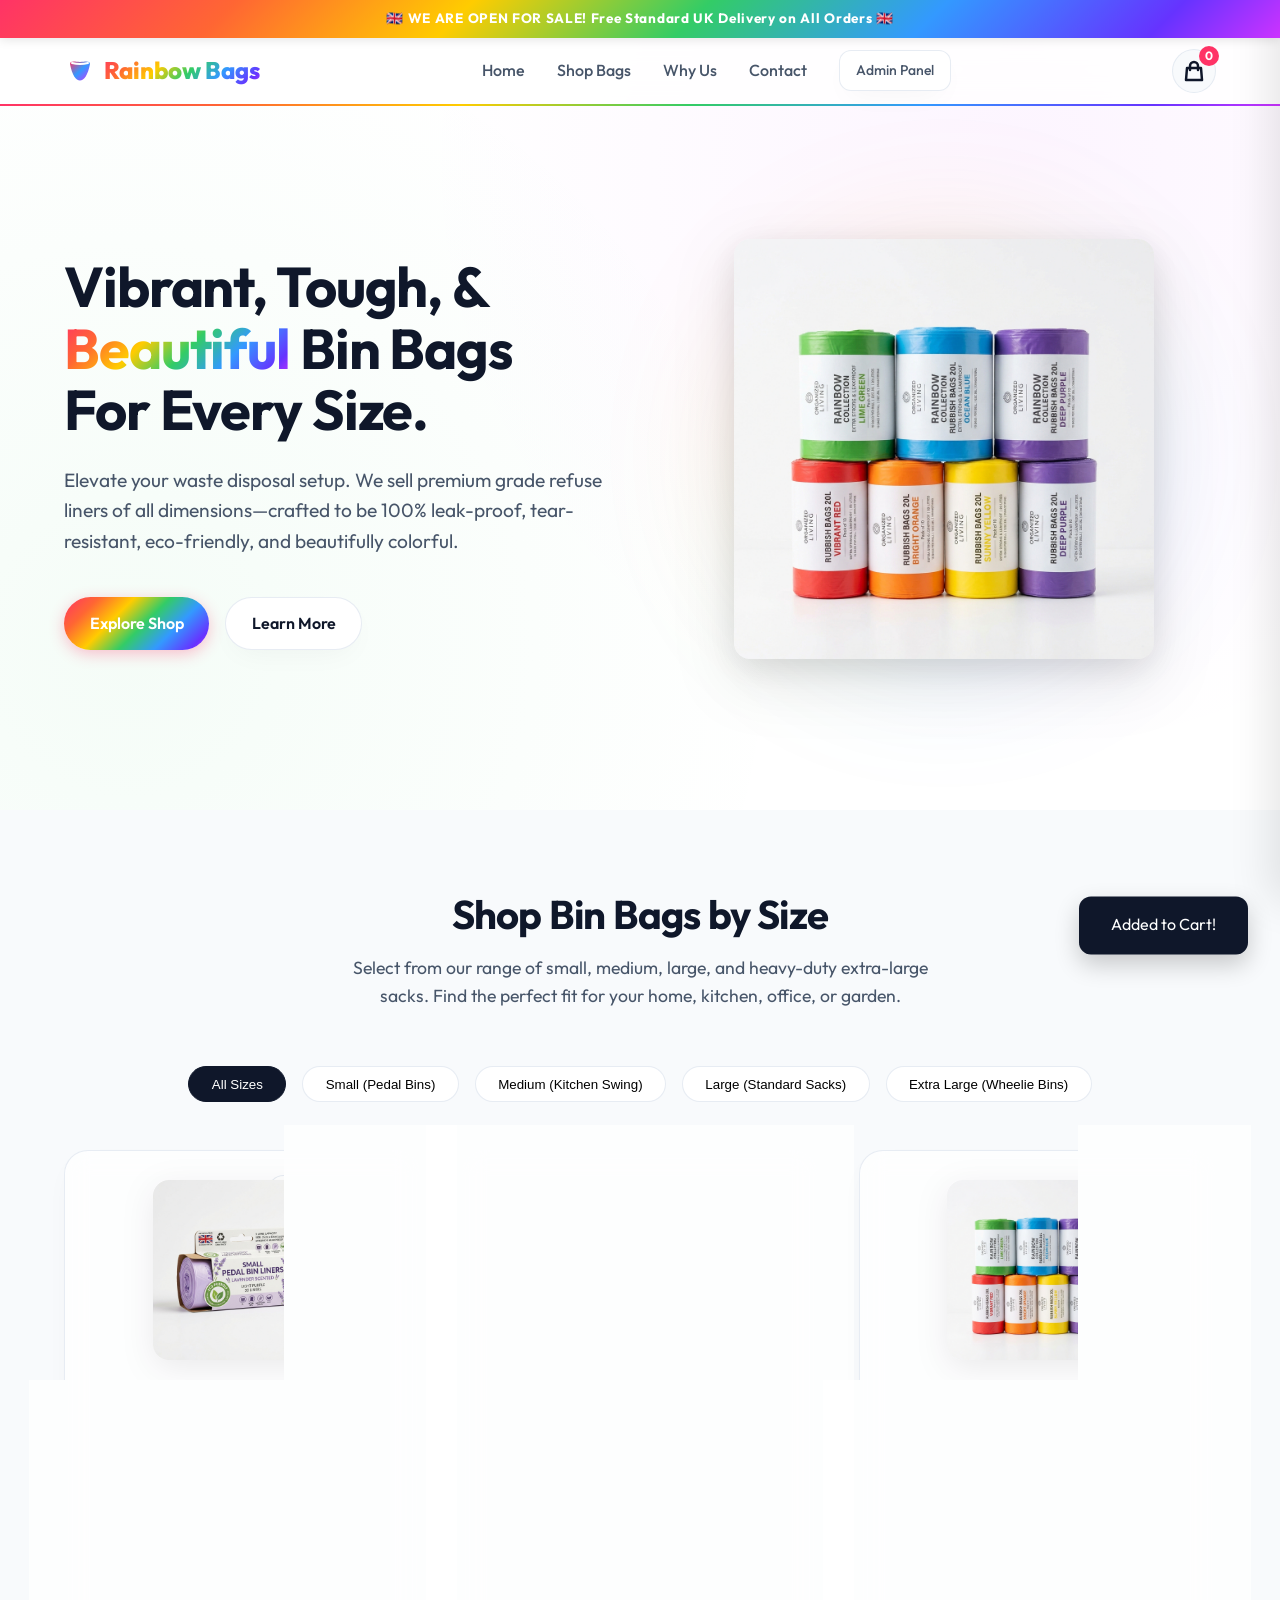
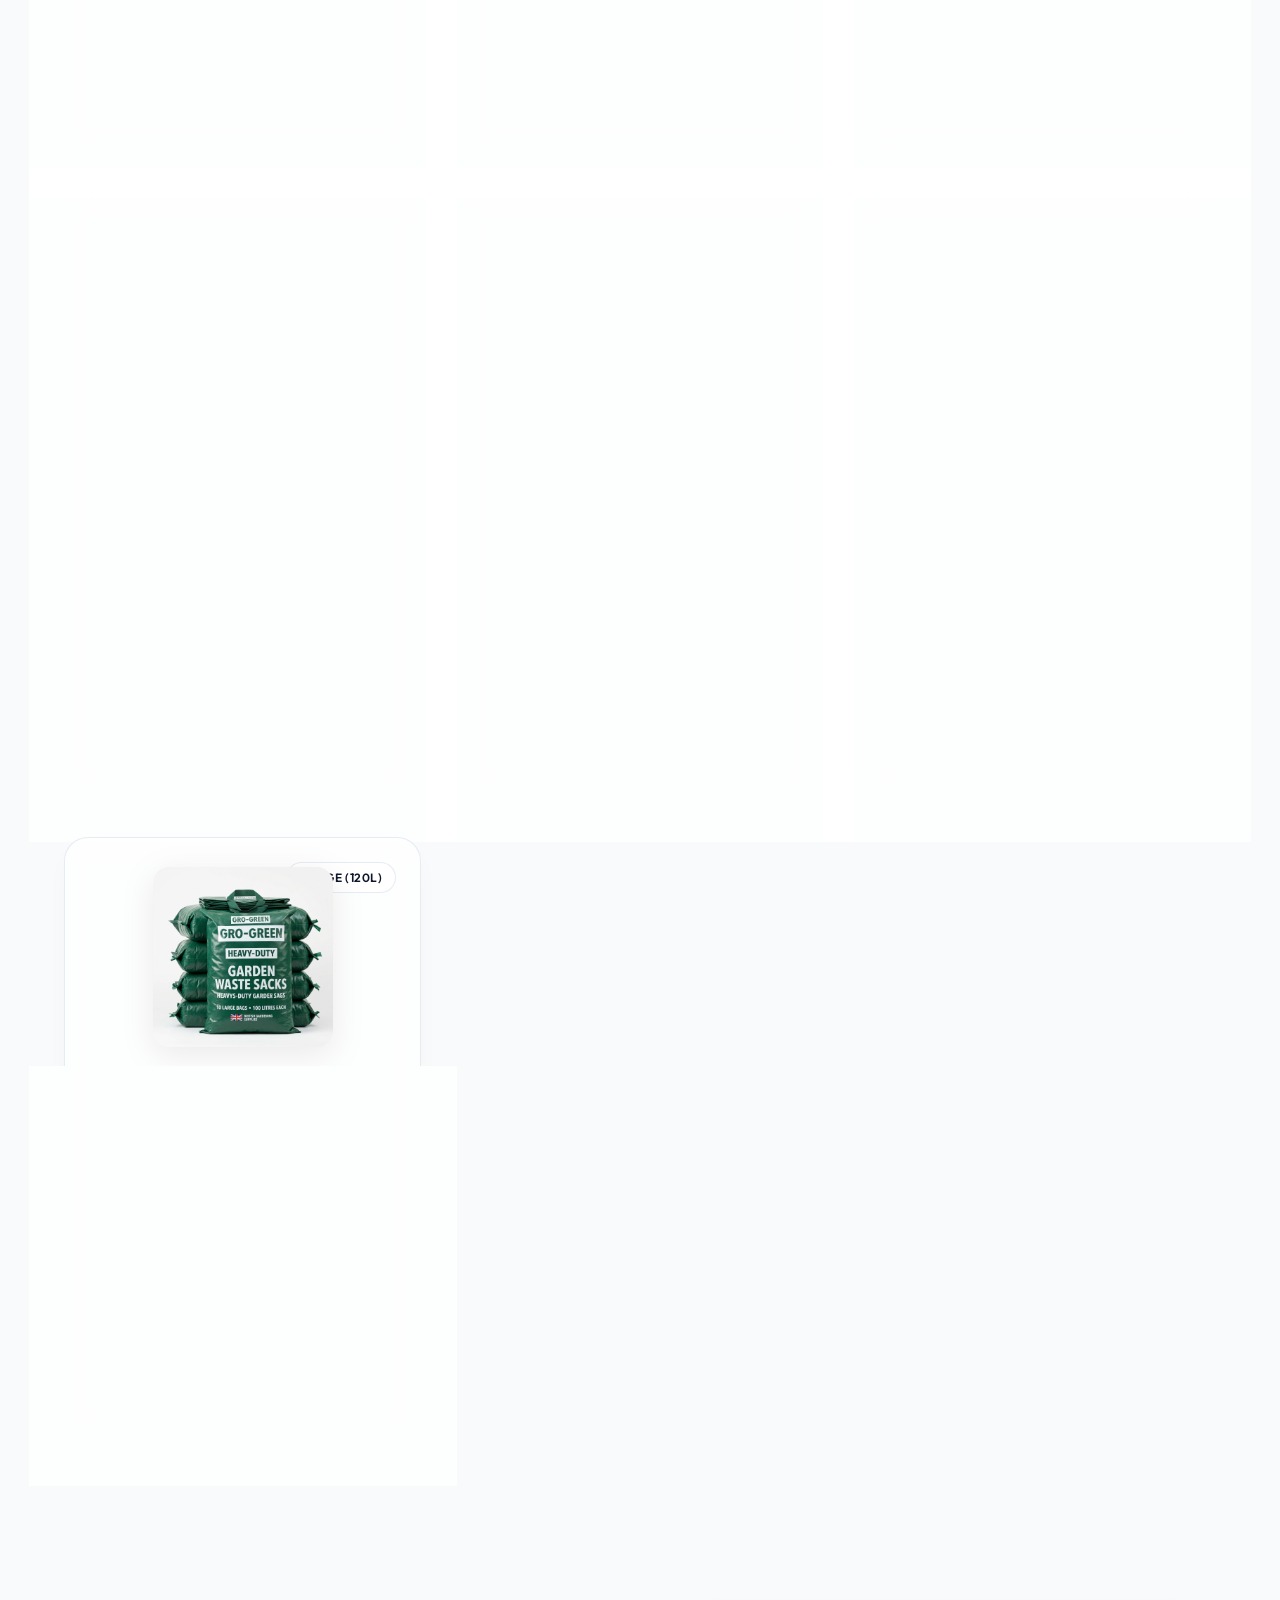
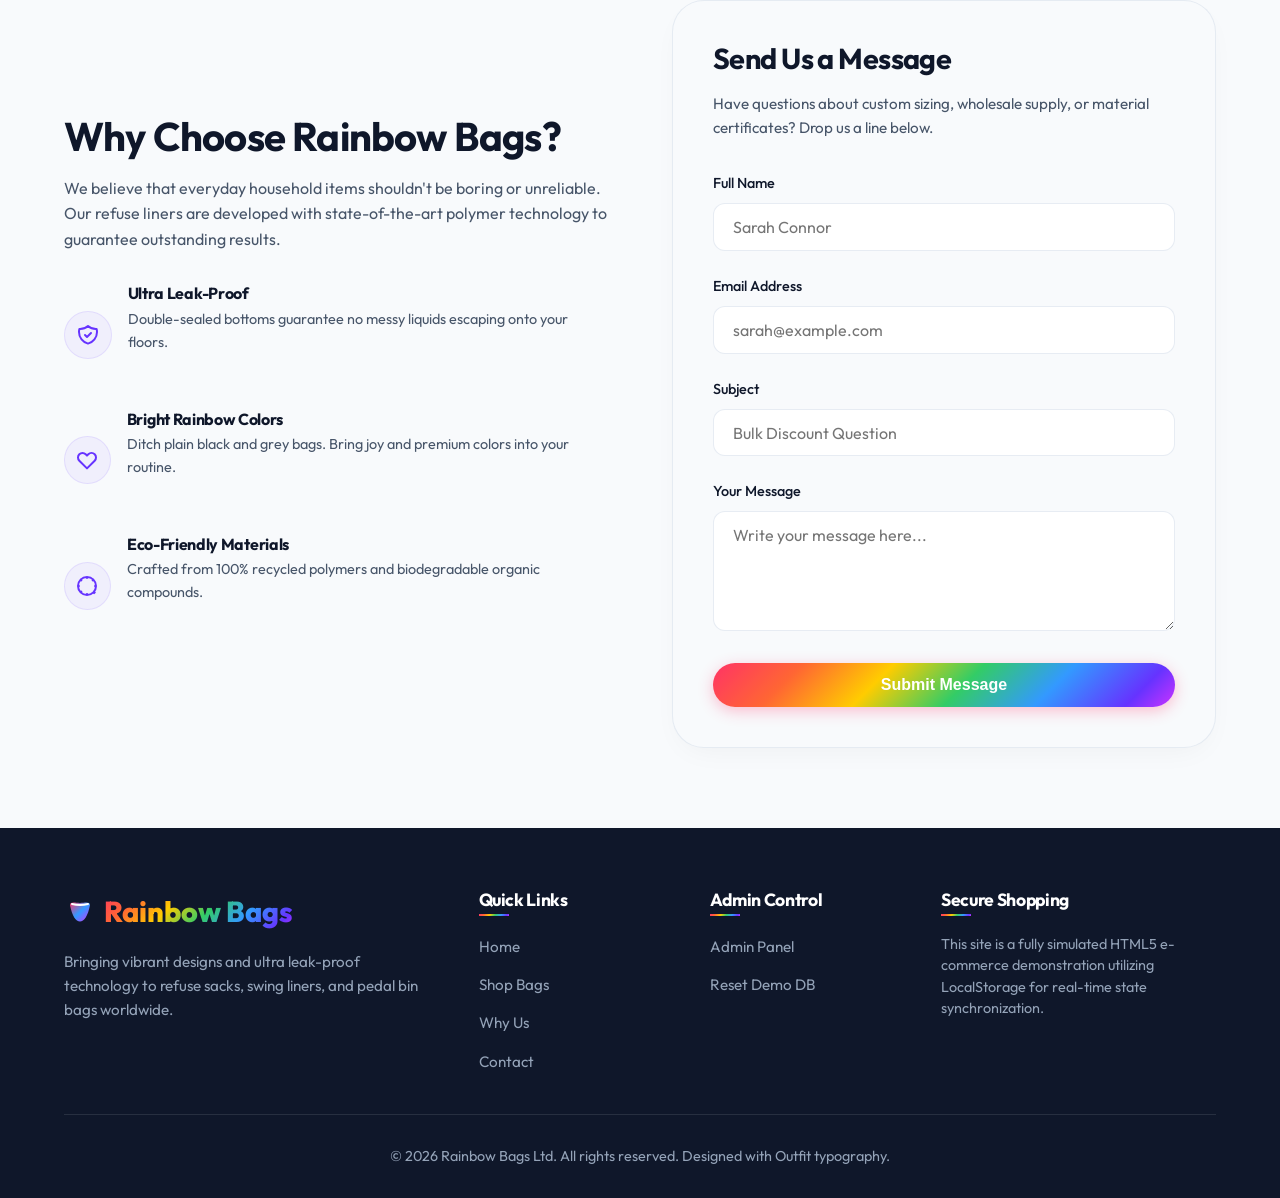
<file: index.html>
<!DOCTYPE html>
<html lang="en">
<head>
    <meta charset="UTF-8">
   <meta name="google-site-verification" content="pcs1PZmHJ6IZbx59U_kCZ3e3gueVSnIfgMYPqoCgcD0" />
    <meta name="viewport" content="width=device-width, initial-scale=1.0">
    <title>Rainbow Bags - Premium Bin Bags of All Sizes</title>
    <meta name="description" content="Shop eco-friendly, strong, and colorful bin bags. Find all sizes from pedal bin liners to standard kitchen swing bags and wheelie bin sacks.">
    <link rel="stylesheet" href="style.css">
    <!-- Include PayPal Smart Payment Buttons JavaScript SDK -->
    <script src="https://www.paypal.com/sdk/js?client-id=sb&currency=GBP"></script>
    <style>
        /* Custom layout adjustments for SPA views */
        #checkout-view, #success-view {
            padding-top: 138px;
            min-height: calc(100vh - 150px);
            display: none;
            background: var(--bg-secondary);
        }
        
        .checkout-flex {
            display: grid;
            grid-template-columns: 1.5fr 1fr;
            gap: 2rem;
            max-width: 1200px;
            margin: 0 auto;
            padding: 2rem 5%;
        }

        @media (max-width: 968px) {
            .checkout-flex {
                grid-template-columns: 1fr;
            }
        }
    </style>
</head>
<body>

    <!-- Announcement Bar -->
    <div class="announcement-bar">🇬🇧 WE ARE OPEN FOR SALE! Free Standard UK Delivery on All Orders 🇬🇧</div>

    <!-- Header / Navbar -->
    <header id="main-header">
        <a href="#" onclick="showView('storefront')" class="logo" id="logo-link">
            <svg viewBox="0 0 32 32" fill="none">
                <path d="M6,10 C10,32 22,32 26,10 C26,7 23,7 16,8 C9,7 6,7 6,10 Z" fill="url(#logo-rainbow-grad)" />
                <path d="M8,9 C16,11 24,9 24,9" stroke="white" stroke-width="2" stroke-linecap="round" />
                <defs>
                    <linearGradient id="logo-rainbow-grad" x1="0%" y1="0%" x2="100%" y2="100%">
                        <stop offset="0%" style="stop-color:#ff3366" />
                        <stop offset="50%" style="stop-color:#3399ff" />
                        <stop offset="100%" style="stop-color:#cc33ff" />
                    </linearGradient>
                </defs>
            </svg>
            <span class="rainbow-text">Rainbow Bags</span>
        </a>
        
        <ul class="nav-links" id="storefront-nav">
            <li><a href="#home" onclick="showView('storefront')">Home</a></li>
            <li><a href="#shop" onclick="showView('storefront')">Shop Bags</a></li>
            <li><a href="#features" onclick="showView('storefront')">Why Us</a></li>
            <li><a href="#contact" onclick="showView('storefront')">Contact</a></li>
            <li><a href="dashboard.html" class="btn btn-white btn-sm" style="border-radius:12px;">Admin Panel</a></li>
        </ul>
        
        <div class="nav-icons">
            <div class="cart-icon-wrapper" id="cart-toggle" role="button" aria-label="Open Shopping Cart" tabindex="0">
                <svg width="24" height="24" fill="none" stroke="currentColor" stroke-width="2.5" viewBox="0 0 24 24">
                    <path d="M16 11V7a4 4 0 00-8 0v4M5 9h14l1 12H4L5 9z" stroke-linecap="round" stroke-linejoin="round"/>
                </svg>
                <span class="cart-badge" id="cart-count">0</span>
            </div>
        </div>
    </header>

    <!-- VIEW 1: STOREFRONT -->
    <div id="storefront-view">
        <!-- Hero Section -->
        <section class="hero" id="home">
            <div class="hero-content">
                <h1>Vibrant, Tough, & <span class="rainbow-text">Beautiful</span> Bin Bags For Every Size.</h1>
                <p>Elevate your waste disposal setup. We sell premium grade refuse liners of all dimensions—crafted to be 100% leak-proof, tear-resistant, eco-friendly, and beautifully colorful.</p>
                <div class="hero-cta">
                    <a href="#shop" class="btn btn-rainbow">Explore Shop</a>
                    <a href="#features" class="btn btn-white">Learn More</a>
                </div>
            </div>
            <div class="hero-image-wrapper">
                <div class="hero-bg-glow"></div>
                <div class="hero-bag-preview" id="hero-bag-container">
                    <!-- Loaded dynamically in app.js -->
                </div>
            </div>
        </section>

        <!-- Product Shop Section -->
        <section class="shop-section" id="shop">
            <div class="section-header">
                <h2>Shop Bin Bags by Size</h2>
                <p>Select from our range of small, medium, large, and heavy-duty extra-large sacks. Find the perfect fit for your home, kitchen, office, or garden.</p>
            </div>

            <!-- Filters -->
            <div class="product-filters">
                <button class="filter-btn active" data-filter="all" id="filter-all">All Sizes</button>
                <button class="filter-btn" data-filter="small" id="filter-small">Small (Pedal Bins)</button>
                <button class="filter-btn" data-filter="medium" id="filter-medium">Medium (Kitchen Swing)</button>
                <button class="filter-btn" data-filter="large" id="filter-large">Large (Standard Sacks)</button>
                <button class="filter-btn" data-filter="xlarge" id="filter-xl">Extra Large (Wheelie Bins)</button>
            </div>

            <!-- Products Grid -->
            <div class="products-grid" id="products-grid">
                <!-- Populated dynamically via app.js -->
            </div>
        </section>

        <!-- Why Choose Us / Features -->
        <section class="contact-section" id="features" style="background: var(--bg-secondary);">
            <div class="contact-info">
                <h2>Why Choose Rainbow Bags?</h2>
                <p>We believe that everyday household items shouldn't be boring or unreliable. Our refuse liners are developed with state-of-the-art polymer technology to guarantee outstanding results.</p>
                <div class="info-cards">
                    <div class="info-card">
                        <div class="info-icon">
                            <svg width="24" height="24" fill="none" stroke="currentColor" stroke-width="2" viewBox="0 0 24 24"><path d="M9 12l2 2 4-4m5.618-4.016A11.955 11.955 0 0112 2.944a11.955 11.955 0 01-8.618 3.04A12.02 12.02 0 003 9c0 5.591 3.824 10.29 9 11.622 5.176-1.332 9-6.03 9-11.622 0-1.042-.133-2.052-.382-3.016z" stroke-linecap="round" stroke-linejoin="round"/></svg>
                        </div>
                        <div>
                            <h4 style="margin-bottom:0.25rem;">Ultra Leak-Proof</h4>
                            <p style="color:var(--text-secondary); font-size:0.9rem;">Double-sealed bottoms guarantee no messy liquids escaping onto your floors.</p>
                        </div>
                    </div>
                    <div class="info-card">
                        <div class="info-icon">
                            <svg width="24" height="24" fill="none" stroke="currentColor" stroke-width="2" viewBox="0 0 24 24"><path d="M4.318 6.318a4.5 4.5 0 000 6.364L12 20.364l7.682-7.682a4.5 4.5 0 00-6.364-6.364L12 7.636l-1.318-1.318a4.5 4.5 0 00-6.364 0z" stroke-linecap="round" stroke-linejoin="round"/></svg>
                        </div>
                        <div>
                            <h4 style="margin-bottom:0.25rem;">Bright Rainbow Colors</h4>
                            <p style="color:var(--text-secondary); font-size:0.9rem;">Ditch plain black and grey bags. Bring joy and premium colors into your routine.</p>
                        </div>
                    </div>
                    <div class="info-card">
                        <div class="info-icon">
                            <svg width="24" height="24" fill="none" stroke="currentColor" stroke-width="2" viewBox="0 0 24 24"><path d="M12 3v1m0 16v1m9-9h-1M4 12H3m15.364-6.364l-.707.707M6.343 17.657l-.707.707m0-12.728l.707.707m12.728 12.728l.707-.707M21 12a9 9 0 11-18 0 9 9 0 0118 0z" stroke-linecap="round" stroke-linejoin="round"/></svg>
                        </div>
                        <div>
                            <h4 style="margin-bottom:0.25rem;">Eco-Friendly Materials</h4>
                            <p style="color:var(--text-secondary); font-size:0.9rem;">Crafted from 100% recycled polymers and biodegradable organic compounds.</p>
                        </div>
                    </div>
                </div>
            </div>
            
            <div class="contact-form" id="contact">
                <h3 style="font-size:1.8rem; margin-bottom:1rem;">Send Us a Message</h3>
                <p style="color:var(--text-secondary); margin-bottom:2rem; font-size:0.95rem;">Have questions about custom sizing, wholesale supply, or material certificates? Drop us a line below.</p>
                
                <form id="contactForm">
                    <div class="form-group">
                        <label for="contact-name" class="form-label">Full Name</label>
                        <input type="text" name="name" id="contact-name" class="form-control" placeholder="Sarah Connor" required>
                    </div>
                    <div class="form-group">
                        <label for="contact-email" class="form-label">Email Address</label>
                        <input type="email" name="email" id="contact-email" class="form-control" placeholder="sarah@example.com" required>
                    </div>
                    <div class="form-group">
                        <label for="contact-subject" class="form-label">Subject</label>
                        <input type="text" name="subject" id="contact-subject" class="form-control" placeholder="Bulk Discount Question" required>
                    </div>
                    <div class="form-group">
                        <label for="contact-message" class="form-label">Your Message</label>
                        <textarea name="message" id="contact-message" class="form-control" placeholder="Write your message here..." required></textarea>
                    </div>
                    <button type="submit" class="btn btn-rainbow" style="width:100%;">Submit Message</button>
                </form>
            </div>
        </section>
    </div>

    <!-- VIEW 2: CHECKOUT -->
    <div id="checkout-view">
        <div class="checkout-flex">
            <!-- Checkout Form Card -->
            <div class="checkout-card">
                <h2 class="checkout-title">Express Secure Checkout</h2>
                <p style="color:var(--text-secondary); font-size:0.95rem; margin-bottom:2rem;">
                    Complete your purchase securely using PayPal. All major credit and debit cards are supported. Payer info and delivery address will be captured from your PayPal payment profile automatically.
                </p>

                <!-- PayPal Button Container -->
                <div id="paypal-button-container" style="min-height: 150px; z-index: 10;"></div>
                
                <div style="margin-top: 2rem; display: flex; gap: 1rem;">
                    <button type="button" onclick="showView('storefront')" class="btn btn-white" style="width: 100%;">
                        <svg width="18" height="18" fill="none" stroke="currentColor" stroke-width="2.5" viewBox="0 0 24 24" style="vertical-align:middle; margin-right:4px;"><path d="M10 19l-7-7m0 0l7-7m-7 7h18" stroke-linecap="round" stroke-linejoin="round"/></svg>
                        Back to Shop
                    </button>
                </div>
            </div>

            <!-- Order Summary Card -->
            <div class="checkout-card" style="height: fit-content;">
                <h2 class="checkout-title" style="font-size: 1.5rem;">Order Summary</h2>
                <div id="checkout-items-list" style="max-height: 250px; overflow-y: auto; margin-bottom: 1.5rem;">
                    <!-- Populated dynamically via app.js -->
                </div>
                
                <div style="display:flex; justify-content:space-between; font-weight:500; margin-bottom:1rem; padding-bottom:1rem; border-bottom:1px solid var(--border-color);">
                    <span>Subtotal</span>
                    <strong>£<span id="checkout-subtotal-val">0.00</span></strong>
                </div>
                <div style="display:flex; justify-content:space-between; font-weight:500; margin-bottom:1.5rem; padding-bottom:1rem; border-bottom:1px solid var(--border-color);">
                    <span>Shipping</span>
                    <span style="color:var(--rainbow-green); font-weight:600;">FREE</span>
                </div>
                
                <div style="display:flex; justify-content:space-between; font-size:1.4rem; font-weight:700;">
                    <span>Total Amount</span>
                    <span class="rainbow-text">£<span id="checkout-total-val">0.00</span></span>
                </div>
            </div>
        </div>
    </div>

    <!-- VIEW 3: SUCCESS -->
    <div id="success-view">
        <div class="success-container">
            <div class="success-icon-wrapper">
                <svg width="40" height="40" fill="none" stroke="currentColor" stroke-width="3" viewBox="0 0 24 24"><path d="M5 13l4 4L19 7" stroke-linecap="round" stroke-linejoin="round"/></svg>
            </div>
            
            <h1>Thank you for your order!</h1>
            <p>Your simulated payment has been successfully processed. The order details have been recorded in the system logs and updated in the admin panel inventory database.</p>
            
            <!-- Summary Details Card -->
            <div class="checkout-card" style="text-align: left; margin-bottom: 2rem;">
                <h3 style="font-size:1.3rem; margin-bottom:1.5rem; border-bottom: 1px solid var(--border-color); padding-bottom: 0.5rem;">Order Confirmation Details</h3>
                
                <div style="display:grid; grid-template-columns:1fr 1fr; gap:1rem; font-size:0.95rem; margin-bottom:1.5rem;" id="success-summary-info">
                    <!-- Populated dynamically via app.js -->
                </div>

                <h4 style="font-weight:600; margin-bottom: 1rem; border-top:1px solid var(--border-color); padding-top: 1rem;">Items Ordered</h4>
                <div id="success-summary-items" style="display:flex; flex-direction:column; gap:0.5rem; margin-bottom: 1.5rem;">
                    <!-- Populated dynamically via app.js -->
                </div>

                <div style="display:flex; justify-content:space-between; font-size:1.2rem; font-weight:700; border-top:1px solid var(--border-color); padding-top:1rem;">
                    <span>Total Paid</span>
                    <span class="rainbow-text">£<span id="success-total-val">0.00</span></span>
                </div>
            </div>

            <button onclick="showView('storefront')" class="btn btn-rainbow">Back to Homepage</button>
        </div>
    </div>

    <!-- Shopping Cart Drawer (Sidebar panel) -->
    <div class="cart-overlay" id="cart-overlay"></div>
    <div class="cart-drawer" id="cart-drawer">
        <div class="cart-header">
            <h3 style="font-size: 1.25rem;">Shopping Cart</h3>
            <button class="cart-close" id="cart-close" aria-label="Close Shopping Cart">&times;</button>
        </div>
        
        <div class="cart-items" id="cart-items">
            <!-- Loaded dynamically in app.js -->
        </div>
        
        <div class="cart-footer">
            <div class="cart-subtotal">
                <span>Subtotal</span>
                <span>£<span id="cart-subtotal-val">0.00</span></span>
            </div>
            <button class="btn btn-rainbow" id="cart-checkout-btn" style="width: 100%;">Proceed to Checkout</button>
        </div>
    </div>

    <!-- Toast Notification container -->
    <div class="toast" id="toast">Added to Cart!</div>

    <!-- Footer Section -->
    <footer>
        <div class="footer-grid">
            <div>
                <a href="#" onclick="showView('storefront')" class="footer-logo">
                    <svg viewBox="0 0 32 32" fill="none" style="width: 32px; height: 32px;">
                        <path d="M6,10 C10,32 22,32 26,10 C26,7 23,7 16,8 C9,7 6,7 6,10 Z" fill="url(#footer-logo-rainbow)" />
                        <path d="M8,9 C16,11 24,9 24,9" stroke="white" stroke-width="2" stroke-linecap="round" />
                        <defs>
                            <linearGradient id="footer-logo-rainbow" x1="0%" y1="0%" x2="100%" y2="100%">
                                <stop offset="0%" style="stop-color:#ff3366" />
                                <stop offset="50%" style="stop-color:#3399ff" />
                                <stop offset="100%" style="stop-color:#cc33ff" />
                            </linearGradient>
                        </defs>
                    </svg>
                    <span class="rainbow-text">Rainbow Bags</span>
                </a>
                <p class="footer-description">Bringing vibrant designs and ultra leak-proof technology to refuse sacks, swing liners, and pedal bin bags worldwide.</p>
            </div>
            <div class="footer-links">
                <h4>Quick Links</h4>
                <ul>
                    <li><a href="#home" onclick="showView('storefront')">Home</a></li>
                    <li><a href="#shop" onclick="showView('storefront')">Shop Bags</a></li>
                    <li><a href="#features" onclick="showView('storefront')">Why Us</a></li>
                    <li><a href="#contact" onclick="showView('storefront')">Contact</a></li>
                </ul>
            </div>
            <div class="footer-links">
                <h4>Admin Control</h4>
                <ul>
                    <li><a href="dashboard.html">Admin Panel</a></li>
                    <li><a href="#" onclick="resetDatabaseDemo()">Reset Demo DB</a></li>
                </ul>
            </div>
            <div class="footer-links">
                <h4>Secure Shopping</h4>
                <p style="color:var(--text-muted); font-size:0.9rem; line-height: 1.5;">This site is a fully simulated HTML5 e-commerce demonstration utilizing LocalStorage for real-time state synchronization.</p>
            </div>
        </div>
        <div class="footer-bottom">
            &copy; 2026 Rainbow Bags Ltd. All rights reserved. Designed with Outfit typography.
        </div>
    </footer>

    <script src="app.js"></script>
</body>
</html>
</file>
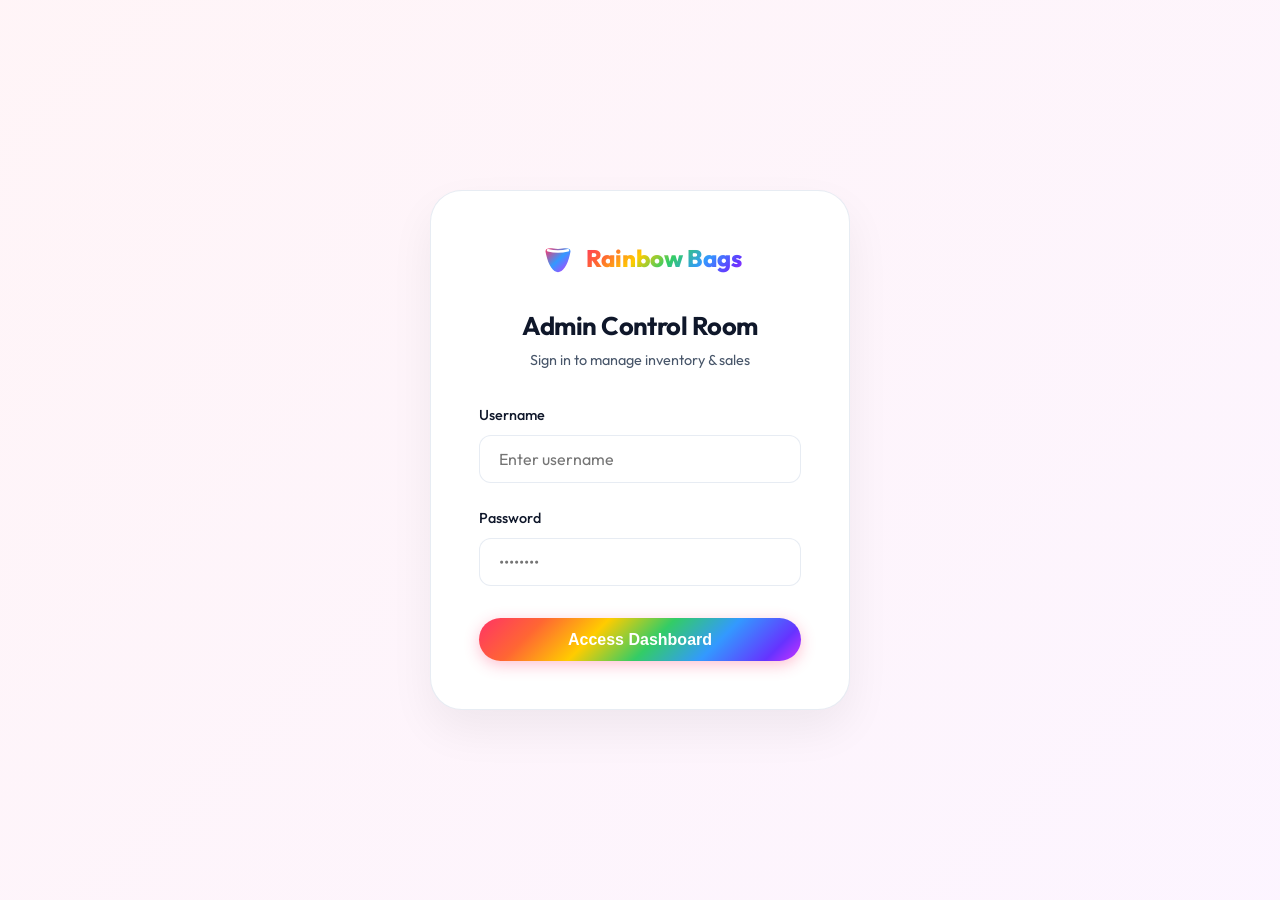
<file: dashboard.html>
<!DOCTYPE html>
<html lang="en">
<head>
    <meta charset="UTF-8">
   <meta name="google-site-verification" content="pcs1PZmHJ6IZbx59U_kCZ3e3gueVSnIfgMYPqoCgcD0" />
    <meta name="viewport" content="width=device-width, initial-scale=1.0">
    <title>Management Dashboard - Rainbow Bags</title>
    <link rel="stylesheet" href="style.css">
    <style>
        /* Custom UI classes specific to dashboard components */
        .chart-container {
            background: var(--bg-secondary);
            border-radius: 20px;
            padding: 2rem;
            border: 1px solid var(--border-color);
            margin-bottom: 2rem;
        }

        .chart-title {
            font-size: 1.1rem;
            margin-bottom: 1.5rem;
            font-weight: 600;
        }

        .chart-bars-flex {
            display: flex;
            flex-direction: column;
            gap: 1.25rem;
        }

        .chart-bar-row {
            display: flex;
            align-items: center;
            gap: 1rem;
        }

        .chart-label {
            width: 140px;
            font-size: 0.9rem;
            font-weight: 500;
            color: var(--text-secondary);
        }

        .chart-track {
            flex-grow: 1;
            height: 24px;
            background: rgba(226, 232, 240, 0.5);
            border-radius: 9999px;
            overflow: hidden;
            position: relative;
        }

        .chart-fill {
            height: 100%;
            border-radius: 9999px;
            transition: width 0.8s cubic-bezier(0.4, 0, 0.2, 1);
            background: var(--rainbow-gradient);
        }

        .chart-value {
            width: 50px;
            text-align: right;
            font-size: 0.9rem;
            font-weight: 700;
        }

        /* Specific colorful background styles for charts */
        .fill-small { background: linear-gradient(90deg, #9933ff, #cc33ff); }
        .fill-medium { background: linear-gradient(90deg, #3399ff, #33cc66); }
        .fill-rainbow { background: var(--rainbow-gradient); }
        .fill-large { background: linear-gradient(90deg, #475569, #0f172a); }
        .fill-xlarge { background: linear-gradient(90deg, #6633ff, #ff3366); }

        .select-status {
            font-family: inherit;
            font-weight: 600;
            border-radius: 8px;
            padding: 0.3rem 0.6rem;
            border: 1px solid var(--border-color);
            background: #ffffff;
            cursor: pointer;
            outline: none;
            transition: var(--transition);
        }
        
        .select-status:focus {
            border-color: var(--rainbow-indigo);
        }

        .admin-nav-item.active-tab {
            background: var(--rainbow-gradient);
            color: #ffffff;
        }

        /* Login Screen Specific Styles */
        #login-screen {
            position: fixed;
            top: 0;
            left: 0;
            width: 100vw;
            height: 100vh;
            background: linear-gradient(135deg, rgba(255, 51, 102, 0.05) 0%, rgba(204, 51, 255, 0.05) 100%), #ffffff;
            display: flex;
            align-items: center;
            justify-content: center;
            z-index: 100002;
        }

        .login-card {
            background: #ffffff;
            border-radius: 32px;
            border: 1px solid var(--border-color);
            box-shadow: 0 20px 45px rgba(0,0,0,0.06);
            padding: 3rem;
            width: 100%;
            max-width: 420px;
            text-align: center;
            animation: float 6s ease-in-out infinite;
        }
    </style>
</head>
<body>

    <div id="dashboard-layout" style="display: none;">
        <!-- Header / Navbar -->
        <header id="main-header">
        <a href="index.html" class="logo">
            <svg viewBox="0 0 32 32" fill="none">
                <path d="M6,10 C10,32 22,32 26,10 C26,7 23,7 16,8 C9,7 6,7 6,10 Z" fill="url(#logo-rainbow-grad)" />
                <path d="M8,9 C16,11 24,9 24,9" stroke="white" stroke-width="2" stroke-linecap="round" />
                <defs>
                    <linearGradient id="logo-rainbow-grad" x1="0%" y1="0%" x2="100%" y2="100%">
                        <stop offset="0%" style="stop-color:#ff3366" />
                        <stop offset="50%" style="stop-color:#3399ff" />
                        <stop offset="100%" style="stop-color:#cc33ff" />
                    </linearGradient>
                </defs>
            </svg>
            <span class="rainbow-text">Rainbow Bags Admin</span>
        </a>
        
        <ul class="nav-links">
            <li><a href="index.html">View Storefront</a></li>
            <li><a href="#" onclick="logoutDemo()" class="btn btn-white btn-sm" style="border-radius:12px;">Log Out</a></li>
        </ul>
    </header>

    <div class="admin-container">
        <!-- Sidebar Navigation -->
        <aside class="admin-sidebar">
            <nav class="admin-nav">
                <div class="admin-nav-item active-tab" data-target="overview" id="nav-overview">
                    <svg width="20" height="20" fill="none" stroke="currentColor" stroke-width="2" viewBox="0 0 24 24"><path d="M4 6a2 2 0 012-2h2a2 2 0 012 2v4a2 2 0 01-2 2H6a2 2 0 01-2-2V6zM14 6a2 2 0 012-2h2a2 2 0 012 2v4a2 2 0 01-2 2h-2a2 2 0 01-2-2V6zM4 16a2 2 0 012-2h2a2 2 0 012 2v2a2 2 0 01-2 2H6a2 2 0 01-2-2v-2zM14 16a2 2 0 012-2h2a2 2 0 012 2v2a2 2 0 01-2 2h-2a2 2 0 01-2-2v-2z" stroke-linecap="round" stroke-linejoin="round"/></svg>
                    <span>Overview</span>
                </div>
                <div class="admin-nav-item" data-target="products" id="nav-products">
                    <svg width="20" height="20" fill="none" stroke="currentColor" stroke-width="2" viewBox="0 0 24 24"><path d="M20 7l-8-4-8 4m16 0l-8 4m8-4v10l-8 4m0-10L4 7m8 4v10M4 7v10l8 4" stroke-linecap="round" stroke-linejoin="round"/></svg>
                    <span>Inventory</span>
                </div>
                <div class="admin-nav-item" data-target="orders" id="nav-orders">
                    <svg width="20" height="20" fill="none" stroke="currentColor" stroke-width="2" viewBox="0 0 24 24"><path d="M16 11V7a4 4 0 00-8 0v4M5 9h14l1 12H4L5 9z" stroke-linecap="round" stroke-linejoin="round"/></svg>
                    <span>Orders</span>
                </div>
                <div class="admin-nav-item" data-target="messages" id="nav-messages">
                    <svg width="20" height="20" fill="none" stroke="currentColor" stroke-width="2" viewBox="0 0 24 24"><path d="M8 12h.01M12 12h.01M16 12h.01M21 12c0 4.418-4.03 8-9 8a9.863 9.863 0 01-4.255-.949L3 20l1.395-3.72C3.512 15.042 3 13.574 3 12c0-4.418 4.03-8 9-8s9 3.582 9 8z" stroke-linecap="round" stroke-linejoin="round"/></svg>
                    <span>Messages</span>
                </div>
            </nav>
        </aside>

        <!-- Main Content Area -->
        <main class="admin-content">
            
            <!-- Alert message bars -->
            <div id="alert-success" style="display:none; background:rgba(51,204,102,0.1); color:var(--rainbow-green); border-radius:12px; padding:1rem; margin-bottom:1.5rem; font-weight: 500;"></div>
            <div id="alert-error" style="display:none; background:rgba(255,51,102,0.1); color:var(--rainbow-red); border-radius:12px; padding:1rem; margin-bottom:1.5rem; font-weight: 500;"></div>

            <!-- TAB 1: OVERVIEW -->
            <div id="tab-overview" class="tab-view">
                <div class="admin-header-actions">
                    <h2>Performance Dashboard</h2>
                    <p style="color:var(--text-secondary); font-size:0.9rem;">Real-time LocalStorage reporting</p>
                </div>

                <div class="admin-stats-grid">
                    <div class="stat-card">
                        <span class="stat-card-title">Total Sales Revenue</span>
                        <span class="stat-card-value" id="stat-revenue">£0.00</span>
                    </div>
                    <div class="stat-card">
                        <span class="stat-card-title">Total Orders</span>
                        <span class="stat-card-value" id="stat-orders">0</span>
                    </div>
                    <div class="stat-card">
                        <span class="stat-card-title">Average Order Value</span>
                        <span class="stat-card-value" id="stat-aov">£0.00</span>
                    </div>
                    <div class="stat-card">
                        <span class="stat-card-title">Low Stock Warnings</span>
                        <span class="stat-card-value" id="stat-lowstock" style="color: var(--rainbow-red);">0</span>
                    </div>
                </div>

                <!-- Charts Section -->
                <div class="chart-container">
                    <h3 class="chart-title">Bag Volume Distribution Sold (Total Units)</h3>
                    <div class="chart-bars-flex" id="chart-bars">
                        <!-- Plotted dynamically in dashboard.js -->
                    </div>
                </div>

                <!-- Recent Orders Log Preview -->
                <h3 style="margin-top:2.5rem; margin-bottom:1rem;">Recent Orders</h3>
                <div class="admin-table-container">
                    <table class="admin-table">
                        <thead>
                            <tr>
                                <th>Order ID</th>
                                <th>Customer Name</th>
                                <th>Date</th>
                                <th>Total paid</th>
                                <th>Status</th>
                            </tr>
                        </thead>
                        <tbody id="recent-orders-list">
                            <!-- Populated dynamically -->
                        </tbody>
                    </table>
                </div>
            </div>

            <!-- TAB 2: INVENTORY -->
            <div id="tab-products" class="tab-view" style="display:none;">
                <div class="admin-header-actions">
                    <h2>Product Inventory</h2>
                    <button class="btn btn-rainbow btn-sm" onclick="openAddProductModal()">+ Add New Product</button>
                </div>

                <div class="admin-table-container">
                    <table class="admin-table">
                        <thead>
                            <tr>
                                <th>ID</th>
                                <th>Image</th>
                                <th>Product Name</th>
                                <th>SKU</th>
                                <th>Size</th>
                                <th>Price</th>
                                <th>Stock</th>
                                <th>Actions</th>
                            </tr>
                        </thead>
                        <tbody id="inventory-list">
                            <!-- Populated dynamically -->
                        </tbody>
                    </table>
                </div>
            </div>

            <!-- TAB 3: ORDERS -->
            <div id="tab-orders" class="tab-view" style="display:none;">
                <div class="admin-header-actions">
                    <h2>Orders Log</h2>
                    <p style="color:var(--text-secondary); font-size:0.9rem;" id="orders-count-label">0 total orders listed</p>
                </div>

                <div class="admin-table-container">
                    <table class="admin-table">
                        <thead>
                            <tr>
                                <th>Order ID</th>
                                <th>Customer Details</th>
                                <th>Purchased Items</th>
                                <th>Total amount</th>
                                <th>Date</th>
                                <th>Status</th>
                                <th>Actions</th>
                            </tr>
                        </thead>
                        <tbody id="orders-full-list">
                            <!-- Populated dynamically -->
                        </tbody>
                    </table>
                </div>
            </div>

            <!-- TAB 4: MESSAGES -->
            <div id="tab-messages" class="tab-view" style="display:none;">
                <div class="admin-header-actions">
                    <h2>Customer Support Inquiries</h2>
                    <p style="color:var(--text-secondary); font-size:0.9rem;" id="messages-count-label">0 total inquiries</p>
                </div>

                <div class="admin-table-container">
                    <table class="admin-table">
                        <thead>
                            <tr>
                                <th>ID</th>
                                <th>Customer</th>
                                <th>Subject</th>
                                <th>Date</th>
                                <th>Status</th>
                                <th>Actions</th>
                            </tr>
                        </thead>
                        <tbody id="messages-list">
                            <!-- Populated dynamically -->
                        </tbody>
                    </table>
                </div>
            </div>

        </main>
    </div>

    <!-- Product CRUD Modal -->
    <div class="admin-modal" id="product-modal">
        <div class="admin-modal-content">
            <h3 style="font-size:1.8rem; margin-bottom:1.5rem;" id="modal-title">Add New Product</h3>
            
            <form id="product-form">
                <input type="hidden" id="prod-id">
                
                <div class="form-group">
                    <label for="prod-name" class="form-label">Product Name</label>
                    <input type="text" id="prod-name" class="form-control" placeholder="Heavy-Duty Rainbow Refuse Sacks" required>
                </div>

                <div style="display:grid; grid-template-columns: 1fr 1fr; gap:1rem;" class="form-group">
                    <div>
                        <label for="prod-sku" class="form-label">SKU Code</label>
                        <input type="text" id="prod-sku" class="form-control" placeholder="BB-R-50L" required>
                    </div>
                    <div>
                        <label for="prod-size" class="form-label">Size Dimension</label>
                        <input type="text" id="prod-size" class="form-control" placeholder="Medium (50L)" required>
                    </div>
                </div>

                <div style="display:grid; grid-template-columns: 1fr 1fr; gap:1rem;" class="form-group">
                    <div>
                        <label for="prod-price" class="form-label">Price (£)</label>
                        <input type="number" id="prod-price" class="form-control" step="0.01" min="0.01" placeholder="9.49" required>
                    </div>
                    <div>
                        <label for="prod-stock" class="form-label">Inventory Stock</label>
                        <input type="number" id="prod-stock" class="form-control" min="0" placeholder="120" required>
                    </div>
                </div>

                <div style="display:grid; grid-template-columns: repeat(3, 1fr); gap:1rem;" class="form-group">
                    <div>
                        <label for="prod-capacity" class="form-label">Capacity (L)</label>
                        <input type="text" id="prod-capacity" class="form-control" placeholder="50 Litres" required>
                    </div>
                    <div>
                        <label for="prod-dimensions" class="form-label">Dimensions</label>
                        <input type="text" id="prod-dimensions" class="form-control" placeholder="60 x 85 cm" required>
                    </div>
                    <div>
                        <label for="prod-pack-qty" class="form-label">Pack Qty</label>
                        <input type="text" id="prod-pack-qty" class="form-control" placeholder="15 Sacks" required>
                    </div>
                </div>

                <div class="form-group">
                    <label for="prod-image-url" class="form-label">Product Image URL / Style Key</label>
                    <input type="text" id="prod-image-url" class="form-control" placeholder="images/rainbow_refuse_sacks.jpg or small_bag" required>
                </div>

                <div class="form-group" style="margin-bottom:2rem;">
                    <label for="prod-desc" class="form-label">Description Details</label>
                    <textarea id="prod-desc" class="form-control" placeholder="Write description details here..." required></textarea>
                </div>

                <div style="display:flex; gap:1rem;">
                    <button type="button" class="btn btn-white" onclick="closeProductModal()" style="flex:1;">Cancel</button>
                    <button type="submit" class="btn btn-rainbow" id="modal-submit-btn" style="flex:2;">Save Product</button>
                </div>
            </form>
        </div>
    </div>

    <!-- Message Reader Modal -->
    <div class="admin-modal" id="message-modal">
        <div class="admin-modal-content">
            <h3 style="font-size:1.6rem; margin-bottom:1rem;" id="msg-modal-subject">Subject line</h3>
            <p style="font-size:0.85rem; color:var(--text-muted); margin-bottom:1.5rem;" id="msg-modal-meta">From: Name (email) on date</p>
            
            <div style="background:var(--bg-secondary); border-radius:12px; padding:1.5rem; line-height:1.6; margin-bottom:2rem; white-space:pre-wrap; border:1px solid var(--border-color);" id="msg-modal-content">
                Message content body
            </div>
            
            <button class="btn btn-rainbow" onclick="closeMessageModal()" style="width:100%;">Close Message</button>
        </div>
    </div>
    </div>

    <!-- Login Screen -->
    <div id="login-screen">
        <div class="login-card">
            <div class="logo" style="justify-content:center; margin-bottom: 2rem;">
                <svg viewBox="0 0 32 32" fill="none" style="width:40px; height:40px;">
                    <path d="M6,10 C10,32 22,32 26,10 C26,7 23,7 16,8 C9,7 6,7 6,10 Z" fill="url(#logo-rainbow-grad-login)" />
                    <path d="M8,9 C16,11 24,9 24,9" stroke="white" stroke-width="2" stroke-linecap="round" />
                    <defs>
                        <linearGradient id="logo-rainbow-grad-login" x1="0%" y1="0%" x2="100%" y2="100%">
                            <stop offset="0%" style="stop-color:#ff3366" />
                            <stop offset="50%" style="stop-color:#3399ff" />
                            <stop offset="100%" style="stop-color:#cc33ff" />
                        </linearGradient>
                    </defs>
                </svg>
                <span class="rainbow-text">Rainbow Bags</span>
            </div>
            
            <h2 style="font-size:1.6rem; margin-bottom:0.5rem;">Admin Control Room</h2>
            <p style="color:var(--text-secondary); font-size:0.9rem; margin-bottom:2rem;">Sign in to manage inventory & sales</p>
            
            <div id="login-error" style="display:none; background:rgba(255,51,102,0.1); color:var(--rainbow-red); border-radius:12px; padding:0.8rem; font-size:0.88rem; margin-bottom:1.5rem; text-align:left; font-weight: 500;">
                Invalid username or password.
            </div>
            
            <form id="login-form">
                <div class="form-group" style="text-align:left;">
                    <label for="login-username" class="form-label">Username</label>
                    <input type="text" id="login-username" class="form-control" placeholder="Enter username" required autocomplete="username">
                </div>
                <div class="form-group" style="text-align:left; margin-bottom: 2rem;">
                    <label for="login-password" class="form-label">Password</label>
                    <input type="password" id="login-password" class="form-control" placeholder="••••••••" required autocomplete="current-password">
                </div>
                <button type="submit" class="btn btn-rainbow" style="width:100%;">Access Dashboard</button>
            </form>

        </div>
    </div>

    <!-- Toast container -->
    <div class="toast" id="toast">Update applied!</div>

    <script src="dashboard.js"></script>
</body>
</html>
</file>
<file: style.css>
/* style.css - Premium Rainbow & White Design System */
@import url('https://fonts.googleapis.com/css2?family=Outfit:wght@300;400;500;600;700;800&display=swap');

:root {
    --bg-primary: #ffffff;
    --bg-secondary: #f8fafc;
    --bg-card: rgba(255, 255, 255, 0.75);
    --border-color: rgba(226, 232, 240, 0.8);
    --text-primary: #0f172a;
    --text-secondary: #475569;
    --text-muted: #94a3b8;
    
    /* Vibrant Premium Rainbow Accents */
    --rainbow-red: #ff3366;
    --rainbow-orange: #ff6633;
    --rainbow-yellow: #ffcc00;
    --rainbow-green: #33cc66;
    --rainbow-blue: #3399ff;
    --rainbow-indigo: #6633ff;
    --rainbow-violet: #cc33ff;
    
    --rainbow-gradient: linear-gradient(135deg, 
        var(--rainbow-red) 0%, 
        var(--rainbow-orange) 18%, 
        var(--rainbow-yellow) 36%, 
        var(--rainbow-green) 54%, 
        var(--rainbow-blue) 72%, 
        var(--rainbow-indigo) 90%, 
        var(--rainbow-violet) 100%
    );
    
    --rainbow-gradient-hover: linear-gradient(135deg, 
        var(--rainbow-violet) 0%, 
        var(--rainbow-indigo) 18%, 
        var(--rainbow-blue) 36%, 
        var(--rainbow-green) 54%, 
        var(--rainbow-yellow) 72%, 
        var(--rainbow-orange) 90%, 
        var(--rainbow-red) 100%
    );

    --rainbow-glow: 0 8px 32px rgba(99, 102, 241, 0.15);
    --card-shadow: 0 10px 30px -10px rgba(0, 0, 0, 0.05);
    --glass-blur: blur(12px);
    --transition: all 0.3s cubic-bezier(0.4, 0, 0.2, 1);
}

* {
    margin: 0;
    padding: 0;
    box-sizing: border-box;
}

body {
    font-family: 'Outfit', sans-serif;
    background-color: var(--bg-primary);
    color: var(--text-primary);
    line-height: 1.6;
    overflow-x: hidden;
}

/* Scrollbar customization */
::-webkit-scrollbar {
    width: 8px;
    height: 8px;
}
::-webkit-scrollbar-track {
    background: var(--bg-secondary);
}
::-webkit-scrollbar-thumb {
    background: var(--text-muted);
    border-radius: 4px;
}
::-webkit-scrollbar-thumb:hover {
    background: var(--text-secondary);
}

/* Typography & General Utilities */
h1, h2, h3, h4, h5, h6 {
    font-weight: 700;
    letter-spacing: -0.02em;
    line-height: 1.2;
}

.rainbow-text {
    background: var(--rainbow-gradient);
    -webkit-background-clip: text;
    -webkit-text-fill-color: transparent;
    display: inline-block;
}

.btn {
    display: inline-flex;
    align-items: center;
    justify-content: center;
    padding: 0.8rem 1.6rem;
    font-size: 1rem;
    font-weight: 600;
    border-radius: 9999px;
    border: none;
    cursor: pointer;
    transition: var(--transition);
    text-decoration: none;
    gap: 0.5rem;
}

.btn-rainbow {
    background: var(--rainbow-gradient);
    color: #ffffff;
    box-shadow: 0 4px 15px rgba(255, 51, 102, 0.3);
}

.btn-rainbow:hover {
    background: var(--rainbow-gradient-hover);
    transform: translateY(-2px);
    box-shadow: 0 8px 25px rgba(255, 51, 102, 0.5);
}

.btn-white {
    background: #ffffff;
    color: var(--text-primary);
    border: 1px solid var(--border-color);
    box-shadow: var(--card-shadow);
}

.btn-white:hover {
    background: var(--bg-secondary);
    border-color: var(--text-muted);
    transform: translateY(-2px);
}

.btn-sm {
    padding: 0.5rem 1rem;
    font-size: 0.875rem;
}

/* Header & Navigation */
header {
    position: fixed;
    top: 0;
    left: 0;
    right: 0;
    height: 70px;
    background: rgba(255, 255, 255, 0.8);
    backdrop-filter: var(--glass-blur);
    -webkit-backdrop-filter: var(--glass-blur);
    border-bottom: 1px solid var(--border-color);
    z-index: 100;
    display: flex;
    align-items: center;
    justify-content: space-between;
    padding: 0 5%;
    transition: var(--transition);
}

header::after {
    content: '';
    position: absolute;
    bottom: -1px;
    left: 0;
    width: 100%;
    height: 2px;
    background: var(--rainbow-gradient);
}

.logo {
    display: flex;
    align-items: center;
    gap: 0.5rem;
    font-size: 1.5rem;
    font-weight: 800;
    text-decoration: none;
    color: var(--text-primary);
}

.logo svg {
    width: 32px;
    height: 32px;
}

.nav-links {
    display: flex;
    gap: 2rem;
    list-style: none;
    align-items: center;
}

.nav-links a {
    text-decoration: none;
    color: var(--text-secondary);
    font-weight: 500;
    transition: var(--transition);
}

.nav-links a:hover {
    color: var(--text-primary);
}

.nav-icons {
    display: flex;
    align-items: center;
    gap: 1.5rem;
}

.cart-icon-wrapper {
    position: relative;
    cursor: pointer;
    background: var(--bg-secondary);
    width: 44px;
    height: 44px;
    border-radius: 50%;
    display: flex;
    align-items: center;
    justify-content: center;
    transition: var(--transition);
    border: 1px solid var(--border-color);
}

.cart-icon-wrapper:hover {
    border-color: var(--rainbow-indigo);
    box-shadow: 0 0 10px rgba(102, 51, 255, 0.2);
}

.cart-badge {
    position: absolute;
    top: -4px;
    right: -4px;
    background: var(--rainbow-red);
    color: #ffffff;
    font-size: 0.75rem;
    font-weight: 700;
    width: 20px;
    height: 20px;
    border-radius: 50%;
    display: flex;
    align-items: center;
    justify-content: center;
}

/* Hero Section */
.hero {
    min-height: 90vh;
    padding: 120px 5% 60px 5%;
    background: radial-gradient(circle at 80% 20%, rgba(204, 51, 255, 0.05) 0%, transparent 50%),
                radial-gradient(circle at 10% 80%, rgba(51, 204, 102, 0.05) 0%, transparent 50%);
    display: grid;
    grid-template-columns: 1fr 1fr;
    gap: 4rem;
    align-items: center;
}

.hero-content h1 {
    font-size: 3.5rem;
    line-height: 1.1;
    margin-bottom: 1.5rem;
}

.hero-content p {
    font-size: 1.2rem;
    color: var(--text-secondary);
    margin-bottom: 2.5rem;
    max-width: 600px;
}

.hero-cta {
    display: flex;
    gap: 1rem;
}

.hero-image-wrapper {
    position: relative;
    display: flex;
    justify-content: center;
    align-items: center;
}

.hero-bg-glow {
    position: absolute;
    width: 400px;
    height: 400px;
    background: var(--rainbow-gradient);
    border-radius: 50%;
    filter: blur(80px);
    opacity: 0.15;
    z-index: 1;
    animation: rotateGlow 20s linear infinite;
}

.hero-bag-preview {
    position: relative;
    z-index: 2;
    width: 100%;
    max-width: 420px;
    filter: drop-shadow(0 20px 30px rgba(0,0,0,0.1));
    animation: float 6s ease-in-out infinite;
}

/* Shop Section */
.shop-section {
    padding: 80px 5%;
    background: var(--bg-secondary);
}

.section-header {
    text-align: center;
    margin-bottom: 3.5rem;
}

.section-header h2 {
    font-size: 2.5rem;
    margin-bottom: 1rem;
}

.section-header p {
    color: var(--text-secondary);
    font-size: 1.1rem;
    max-width: 600px;
    margin: 0 auto;
}

.product-filters {
    display: flex;
    justify-content: center;
    gap: 1rem;
    margin-bottom: 3rem;
    flex-wrap: wrap;
}

.filter-btn {
    padding: 0.6rem 1.4rem;
    border-radius: 9999px;
    border: 1px solid var(--border-color);
    background: #ffffff;
    font-weight: 500;
    cursor: pointer;
    transition: var(--transition);
}

.filter-btn:hover, .filter-btn.active {
    background: var(--text-primary);
    color: #ffffff;
    border-color: var(--text-primary);
}

.products-grid {
    display: grid;
    grid-template-columns: repeat(auto-fill, minmax(280px, 1fr));
    gap: 2.5rem;
}

.product-card {
    background: var(--bg-card);
    border-radius: 24px;
    border: 1px solid var(--border-color);
    padding: 1.8rem;
    display: flex;
    flex-direction: column;
    position: relative;
    transition: var(--transition);
    overflow: hidden;
    backdrop-filter: var(--glass-blur);
    -webkit-backdrop-filter: var(--glass-blur);
    box-shadow: var(--card-shadow);
}

.product-card::before {
    content: '';
    position: absolute;
    top: 0;
    left: 0;
    width: 100%;
    height: 4px;
    background: var(--rainbow-gradient);
    opacity: 0;
    transition: var(--transition);
}

.product-card:hover {
    transform: translateY(-8px);
    box-shadow: var(--rainbow-glow);
    border-color: rgba(99, 102, 241, 0.3);
}

.product-card:hover::before {
    opacity: 1;
}

.product-badge {
    position: absolute;
    top: 1.5rem;
    right: 1.5rem;
    background: rgba(255,255,255,0.9);
    padding: 0.3rem 0.8rem;
    border-radius: 9999px;
    font-size: 0.75rem;
    font-weight: 600;
    border: 1px solid var(--border-color);
    text-transform: uppercase;
    letter-spacing: 0.05em;
}

.product-image {
    height: 180px;
    display: flex;
    align-items: center;
    justify-content: center;
    margin-bottom: 1.5rem;
    position: relative;
}

/* Beautiful SVG representations of bin bags */
.bag-illustration {
    width: 120px;
    height: 150px;
    filter: drop-shadow(0 10px 15px rgba(0,0,0,0.1));
    transition: var(--transition);
}

.product-card:hover .bag-illustration {
    transform: scale(1.1) rotate(2deg);
}

/* realistic product photos of UK bin bags */
.bag-image {
    max-width: 100%;
    max-height: 100%;
    object-fit: contain;
    border-radius: 16px;
    filter: drop-shadow(0 8px 16px rgba(0,0,0,0.08));
    transition: var(--transition);
}

.product-card:hover .bag-image {
    transform: scale(1.06) rotate(2deg);
}

.product-size {
    font-size: 0.85rem;
    color: var(--text-muted);
    font-weight: 600;
    text-transform: uppercase;
    margin-bottom: 0.5rem;
    letter-spacing: 0.05em;
}

.product-name {
    font-size: 1.3rem;
    margin-bottom: 0.5rem;
    color: var(--text-primary);
}

.product-description {
    font-size: 0.9rem;
    color: var(--text-secondary);
    margin-bottom: 1.5rem;
    flex-grow: 1;
}

.product-footer {
    display: flex;
    justify-content: space-between;
    align-items: center;
    margin-top: auto;
}

.product-price {
    font-size: 1.5rem;
    font-weight: 700;
    color: var(--text-primary);
}

/* Shopping Cart Drawer */
.cart-drawer {
    position: fixed;
    top: 0;
    right: -420px;
    width: 420px;
    height: 100%;
    background: rgba(255, 255, 255, 0.95);
    backdrop-filter: var(--glass-blur);
    -webkit-backdrop-filter: var(--glass-blur);
    box-shadow: -10px 0 40px rgba(0, 0, 0, 0.1);
    z-index: 1000;
    transition: cubic-bezier(0.4, 0, 0.2, 1) 0.4s;
    display: flex;
    flex-direction: column;
    border-left: 1px solid var(--border-color);
}

.cart-drawer.active {
    right: 0;
}

.cart-header {
    padding: 1.5rem;
    border-bottom: 1px solid var(--border-color);
    display: flex;
    justify-content: space-between;
    align-items: center;
}

.cart-close {
    background: none;
    border: none;
    cursor: pointer;
    font-size: 1.5rem;
    color: var(--text-secondary);
    display: flex;
    align-items: center;
    justify-content: center;
    width: 36px;
    height: 36px;
    border-radius: 50%;
    transition: var(--transition);
}

.cart-close:hover {
    background: var(--bg-secondary);
    color: var(--text-primary);
}

.cart-items {
    flex-grow: 1;
    overflow-y: auto;
    padding: 1.5rem;
    display: flex;
    flex-direction: column;
    gap: 1.5rem;
}

.cart-item {
    display: flex;
    gap: 1rem;
    align-items: center;
    border-bottom: 1px solid var(--border-color);
    padding-bottom: 1.5rem;
}

.cart-item-img {
    width: 60px;
    height: 60px;
    background: var(--bg-secondary);
    border-radius: 12px;
    display: flex;
    align-items: center;
    justify-content: center;
}

.cart-item-details {
    flex-grow: 1;
}

.cart-item-name {
    font-size: 1rem;
    font-weight: 600;
    margin-bottom: 0.25rem;
}

.cart-item-size {
    font-size: 0.8rem;
    color: var(--text-muted);
}

.cart-item-price {
    font-weight: 700;
    margin-top: 0.25rem;
}

.cart-item-qty {
    display: flex;
    align-items: center;
    gap: 0.5rem;
}

.qty-btn {
    border: 1px solid var(--border-color);
    background: #ffffff;
    width: 28px;
    height: 28px;
    border-radius: 50%;
    cursor: pointer;
    display: flex;
    align-items: center;
    justify-content: center;
    font-size: 0.9rem;
    transition: var(--transition);
}

.qty-btn:hover {
    background: var(--text-primary);
    color: #ffffff;
}

.qty-val {
    font-weight: 600;
    width: 24px;
    text-align: center;
}

.cart-item-remove {
    background: none;
    border: none;
    cursor: pointer;
    color: var(--text-muted);
    transition: var(--transition);
}

.cart-item-remove:hover {
    color: var(--rainbow-red);
}

.cart-footer {
    padding: 1.5rem;
    border-top: 1px solid var(--border-color);
    background: var(--bg-secondary);
}

.cart-subtotal {
    display: flex;
    justify-content: space-between;
    font-size: 1.2rem;
    font-weight: 700;
    margin-bottom: 1.5rem;
}

.cart-overlay {
    position: fixed;
    top: 0;
    left: 0;
    width: 100vw;
    height: 100vh;
    background: rgba(0,0,0,0.3);
    backdrop-filter: blur(4px);
    z-index: 999;
    display: none;
}

.cart-overlay.active {
    display: block;
}

/* Contact / Support Section */
.contact-section {
    padding: 80px 5%;
    background: #ffffff;
    display: grid;
    grid-template-columns: 1fr 1fr;
    gap: 4rem;
    align-items: center;
}

.contact-info h2 {
    font-size: 2.5rem;
    margin-bottom: 1rem;
}

.contact-info p {
    color: var(--text-secondary);
    margin-bottom: 2rem;
}

.info-cards {
    display: grid;
    gap: 1.5rem;
}

.info-card {
    display: flex;
    gap: 1rem;
    align-items: center;
}

.info-icon {
    width: 48px;
    height: 48px;
    border-radius: 50%;
    background: rgba(102, 51, 255, 0.05);
    display: flex;
    align-items: center;
    justify-content: center;
    color: var(--rainbow-indigo);
    border: 1px solid rgba(102, 51, 255, 0.1);
}

.contact-form {
    background: var(--bg-secondary);
    padding: 2.5rem;
    border-radius: 32px;
    border: 1px solid var(--border-color);
    box-shadow: var(--card-shadow);
}

.form-group {
    margin-bottom: 1.5rem;
}

.form-label {
    display: block;
    margin-bottom: 0.5rem;
    font-weight: 500;
    font-size: 0.9rem;
}

.form-control {
    width: 100%;
    padding: 0.8rem 1.2rem;
    border-radius: 12px;
    border: 1px solid var(--border-color);
    background: #ffffff;
    font-family: inherit;
    font-size: 1rem;
    transition: var(--transition);
}

.form-control:focus {
    outline: none;
    border-color: var(--rainbow-indigo);
    box-shadow: 0 0 10px rgba(102, 51, 255, 0.1);
}

textarea.form-control {
    min-height: 120px;
    resize: vertical;
}

.toast {
    position: fixed;
    bottom: 2rem;
    right: 2rem;
    background: #0f172a;
    color: #ffffff;
    padding: 1rem 2rem;
    border-radius: 12px;
    box-shadow: 0 10px 25px rgba(0,0,0,0.2);
    z-index: 10000;
    transform: translateY(150%);
    transition: var(--transition);
}

.toast.show {
    transform: translateY(0);
}

/* Footer Section */
footer {
    background: var(--text-primary);
    color: #ffffff;
    padding: 60px 5% 30px 5%;
}

.footer-grid {
    display: grid;
    grid-template-columns: 2fr 1fr 1fr 1.5fr;
    gap: 3rem;
    margin-bottom: 40px;
}

.footer-logo {
    color: #ffffff;
    font-size: 1.8rem;
    font-weight: 800;
    text-decoration: none;
    display: flex;
    align-items: center;
    gap: 0.5rem;
    margin-bottom: 1rem;
}

.footer-description {
    color: var(--text-muted);
    font-size: 0.95rem;
}

.footer-links h4 {
    margin-bottom: 1.5rem;
    font-size: 1.1rem;
    position: relative;
    display: inline-block;
}

.footer-links h4::after {
    content: '';
    position: absolute;
    left: 0;
    bottom: -6px;
    width: 30px;
    height: 2px;
    background: var(--rainbow-gradient);
}

.footer-links ul {
    list-style: none;
    display: flex;
    flex-direction: column;
    gap: 0.8rem;
}

.footer-links a {
    text-decoration: none;
    color: var(--text-muted);
    font-size: 0.95rem;
    transition: var(--transition);
}

.footer-links a:hover {
    color: #ffffff;
    padding-left: 5px;
}

.footer-bottom {
    border-top: 1px solid rgba(255,255,255,0.1);
    padding-top: 30px;
    text-align: center;
    font-size: 0.9rem;
    color: var(--text-muted);
}

/* Checkout Page Specific Styles */
.checkout-container {
    max-width: 1200px;
    margin: 120px auto 60px auto;
    padding: 0 5%;
    display: grid;
    grid-template-columns: 1.5fr 1fr;
    gap: 3rem;
}

.checkout-card {
    background: #ffffff;
    border-radius: 24px;
    border: 1px solid var(--border-color);
    padding: 2.5rem;
    box-shadow: var(--card-shadow);
}

.checkout-title {
    font-size: 2rem;
    margin-bottom: 2rem;
    border-bottom: 2px solid var(--bg-secondary);
    padding-bottom: 1rem;
}

.checkout-summary-item {
    display: flex;
    justify-content: space-between;
    align-items: center;
    border-bottom: 1px solid var(--bg-secondary);
    padding: 1rem 0;
}

.checkout-summary-item:last-child {
    border-bottom: none;
}

.checkout-paypal-container {
    margin-top: 2rem;
}

/* Admin Dashboard Specific Styles */
.admin-container {
    max-width: 1400px;
    margin: 100px auto 60px auto;
    padding: 0 5%;
    display: grid;
    grid-template-columns: 240px 1fr;
    gap: 2.5rem;
}

.admin-sidebar {
    background: #ffffff;
    border: 1px solid var(--border-color);
    border-radius: 24px;
    padding: 1.5rem;
    height: fit-content;
    box-shadow: var(--card-shadow);
}

.admin-nav {
    display: flex;
    flex-direction: column;
    gap: 0.5rem;
}

.admin-nav-item {
    display: flex;
    align-items: center;
    gap: 0.75rem;
    padding: 0.8rem 1.2rem;
    border-radius: 12px;
    text-decoration: none;
    color: var(--text-secondary);
    font-weight: 500;
    cursor: pointer;
    transition: var(--transition);
}

.admin-nav-item:hover, .admin-nav-item.active {
    background: var(--bg-secondary);
    color: var(--text-primary);
}

.admin-nav-item.active {
    background: var(--rainbow-gradient);
    color: #ffffff;
}

.admin-content {
    background: #ffffff;
    border: 1px solid var(--border-color);
    border-radius: 24px;
    padding: 2.5rem;
    box-shadow: var(--card-shadow);
    min-height: 500px;
}

.admin-header-actions {
    display: flex;
    justify-content: space-between;
    align-items: center;
    margin-bottom: 2rem;
}

.admin-stats-grid {
    display: grid;
    grid-template-columns: repeat(auto-fit, minmax(200px, 1fr));
    gap: 1.5rem;
    margin-bottom: 2.5rem;
}

.stat-card {
    background: var(--bg-secondary);
    border-radius: 20px;
    padding: 1.5rem;
    border: 1px solid var(--border-color);
    display: flex;
    flex-direction: column;
}

.stat-card-title {
    font-size: 0.85rem;
    text-transform: uppercase;
    letter-spacing: 0.05em;
    color: var(--text-muted);
    font-weight: 600;
    margin-bottom: 0.5rem;
}

.stat-card-value {
    font-size: 2rem;
    font-weight: 700;
    color: var(--text-primary);
}

.admin-table-container {
    width: 100%;
    overflow-x: auto;
    margin-top: 1.5rem;
    border-radius: 16px;
    border: 1px solid var(--border-color);
}

.admin-table {
    width: 100%;
    border-collapse: collapse;
    text-align: left;
    font-size: 0.95rem;
}

.admin-table th {
    background: var(--bg-secondary);
    padding: 1rem 1.5rem;
    font-weight: 600;
    border-bottom: 1px solid var(--border-color);
}

.admin-table td {
    padding: 1rem 1.5rem;
    border-bottom: 1px solid var(--border-color);
    vertical-align: middle;
}

.admin-table tr:last-child td {
    border-bottom: none;
}

.status-badge {
    display: inline-flex;
    padding: 0.25rem 0.75rem;
    border-radius: 9999px;
    font-size: 0.8rem;
    font-weight: 600;
    text-transform: uppercase;
}

.status-badge.paid, .status-badge.completed {
    background: rgba(51, 204, 102, 0.1);
    color: var(--rainbow-green);
}

.status-badge.pending {
    background: rgba(255, 204, 0, 0.1);
    color: #cca300;
}

.status-badge.shipped {
    background: rgba(51, 153, 255, 0.1);
    color: var(--rainbow-blue);
}

.status-badge.cancelled {
    background: rgba(255, 51, 102, 0.1);
    color: var(--rainbow-red);
}

.admin-modal {
    position: fixed;
    top: 0;
    left: 0;
    width: 100%;
    height: 100%;
    background: rgba(0,0,0,0.4);
    backdrop-filter: blur(4px);
    z-index: 1000;
    display: none;
    align-items: center;
    justify-content: center;
}

.admin-modal.active {
    display: flex;
}

.admin-modal-content {
    background: #ffffff;
    padding: 2.5rem;
    border-radius: 24px;
    width: 100%;
    max-width: 600px;
    max-height: 90vh;
    overflow-y: auto;
    box-shadow: 0 20px 50px rgba(0,0,0,0.15);
    border: 1px solid var(--border-color);
}

/* Animations */
@keyframes float {
    0%, 100% {
        transform: translateY(0px) rotate(0deg);
    }
    50% {
        transform: translateY(-15px) rotate(2deg);
    }
}

@keyframes rotateGlow {
    0% {
        transform: rotate(0deg) scale(1);
    }
    50% {
        transform: rotate(180deg) scale(1.1);
    }
    100% {
        transform: rotate(360deg) scale(1);
    }
}

/* Success Page Specific Styles */
.success-container {
    max-width: 600px;
    margin: 150px auto 100px auto;
    text-align: center;
    padding: 0 5%;
}

.success-icon-wrapper {
    width: 80px;
    height: 80px;
    background: rgba(51, 204, 102, 0.1);
    border-radius: 50%;
    display: flex;
    align-items: center;
    justify-content: center;
    margin: 0 auto 2rem auto;
    color: var(--rainbow-green);
    border: 2px solid rgba(51, 204, 102, 0.2);
}

.success-container h1 {
    font-size: 2.5rem;
    margin-bottom: 1rem;
}

.success-container p {
    color: var(--text-secondary);
    margin-bottom: 2rem;
}

/* Responsive Breakpoints */
@media (max-width: 968px) {
    .hero {
        grid-template-columns: 1fr;
        padding-top: 100px;
        gap: 2rem;
        text-align: center;
    }
    .hero-content h1 {
        font-size: 2.8rem;
    }
    .hero-cta {
        justify-content: center;
    }
    .contact-section {
        grid-template-columns: 1fr;
        gap: 3rem;
    }
    .checkout-container {
        grid-template-columns: 1fr;
    }
    .admin-container {
        grid-template-columns: 1fr;
    }
    .footer-grid {
        grid-template-columns: 1fr 1fr;
    }
}

@media (max-width: 576px) {
    .hero-content h1 {
        font-size: 2.2rem;
    }
    .hero-image-wrapper {
        display: none;
    }
    .cart-drawer {
        width: 100%;
        right: -100%;
    }
    .footer-grid {
        grid-template-columns: 1fr;
    }
}

/* UK Announcement Bar (Open for Sale) */
.announcement-bar {
    background: var(--rainbow-gradient);
    color: #ffffff;
    text-align: center;
    padding: 0.5rem 1rem;
    font-size: 0.85rem;
    font-weight: 700;
    position: fixed;
    top: 0;
    left: 0;
    right: 0;
    z-index: 10001; /* Must sit above header and modals */
    letter-spacing: 0.05em;
    box-shadow: 0 2px 10px rgba(0,0,0,0.1);
}

/* Apply announcement offset to layout components */
header {
    top: 36px !important;
}

.hero {
    padding-top: 156px !important; /* Offset for header 70px + announcement 36px + extra safety padding */
}

.admin-container {
    margin-top: 136px !important; /* Offset for admin view */
}

/* Product Specifications Meta Row */
.product-meta-specs {
    display: grid;
    grid-template-columns: repeat(3, 1fr);
    gap: 0.5rem;
    font-size: 0.78rem;
    color: var(--text-secondary);
    background: rgba(241, 245, 249, 0.6);
    border-radius: 12px;
    padding: 0.6rem 0.8rem;
    margin-bottom: 1.25rem;
    border: 1px solid rgba(226, 232, 240, 0.5);
    text-align: center;
}

.product-meta-specs div {
    display: flex;
    flex-direction: column;
}

.product-meta-specs strong {
    color: var(--text-primary);
    font-weight: 700;
    margin-top: 0.1rem;
}
</file>
